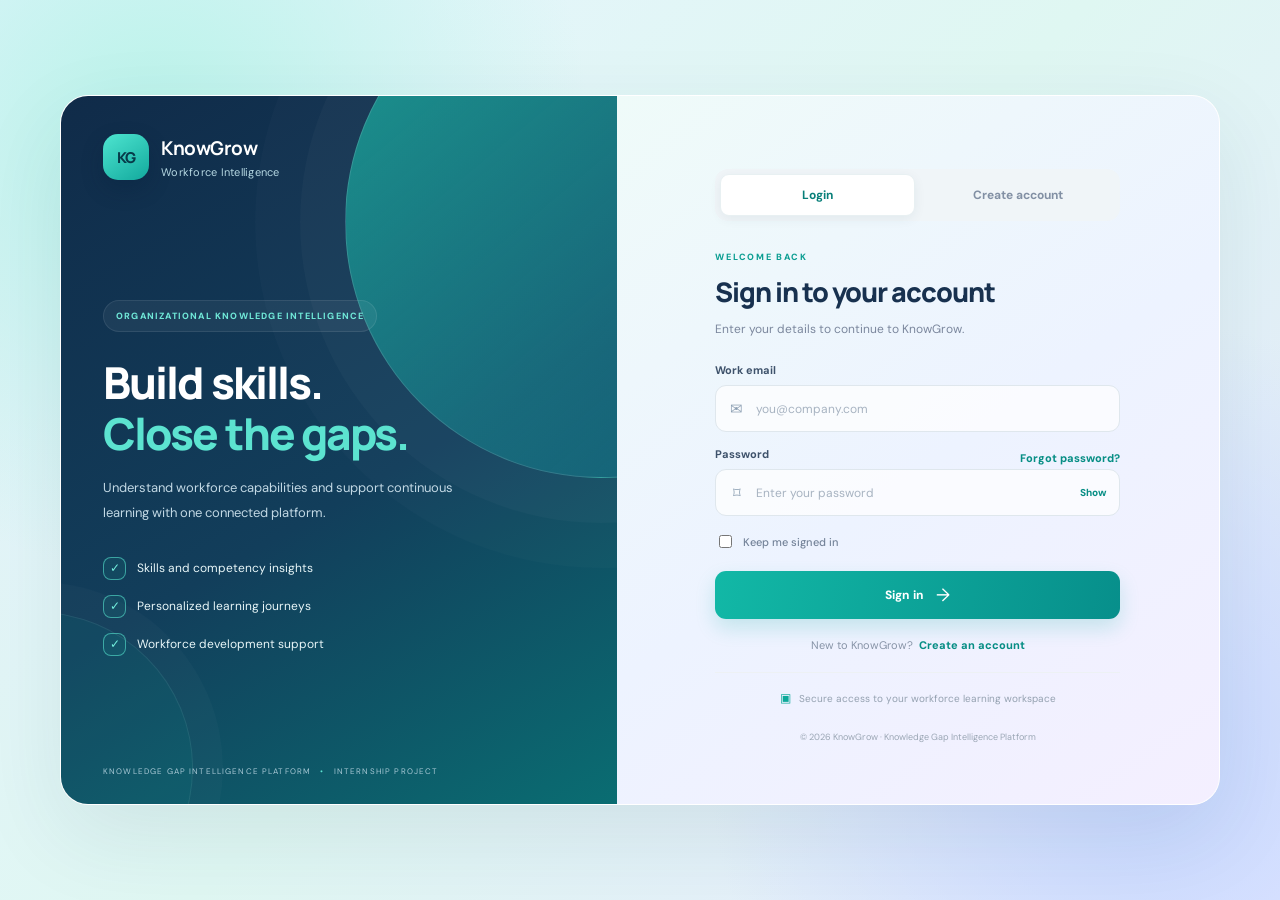
<file: knowgrow/target/classes/static/index.html>
<!DOCTYPE html>
<html lang="en">
<head>
    <meta charset="UTF-8">
    <meta name="viewport" content="width=device-width, initial-scale=1.0">
    <meta name="theme-color" content="#102b49">
    <meta name="description" content="KnowGrow workforce intelligence and knowledge gap platform">
    <title>KnowGrow | Workforce Intelligence</title>
    <link rel="stylesheet" href="style.css">
</head>
<body>
<main class="auth-shell">
    <section class="brand-panel">
        <a class="brand" href="/" aria-label="KnowGrow home">
            <div class="brand-icon">KG</div>
            <div>
                <strong>KnowGrow</strong>
                <span>Workforce Intelligence</span>
            </div>
        </a>

        <div class="brand-copy">
            <span class="eyebrow">ORGANIZATIONAL KNOWLEDGE INTELLIGENCE</span>
            <h1>Build skills.<br><em>Close the gaps.</em></h1>
            <p>
                Understand workforce capabilities and support continuous learning
                with one connected platform.
            </p>

            <div class="feature-list">
                <div><span class="check">✓</span> Skills and competency insights</div>
                <div><span class="check">✓</span> Personalized learning journeys</div>
                <div><span class="check">✓</span> Workforce development support</div>
            </div>
        </div>

        <div class="brand-footer">
            KNOWLEDGE GAP INTELLIGENCE PLATFORM
            <span>•</span> INTERNSHIP PROJECT
        </div>
    </section>

    <section class="form-panel">
        <div class="mobile-brand">
            <div class="brand-icon">KG</div>
            <strong>KnowGrow</strong>
        </div>

        <div class="auth-card">
            <div class="tabs" role="tablist" aria-label="Authentication options">
                <button class="tab active" id="login-tab" type="button"
                        role="tab" aria-selected="true" aria-controls="login-form">
                    Login
                </button>
                <button class="tab" id="register-tab" type="button"
                        role="tab" aria-selected="false" aria-controls="register-form">
                    Create account
                </button>
            </div>

            <div class="form-heading">
                <span class="eyebrow" id="form-eyebrow">WELCOME BACK</span>
                <h2 id="form-title">Sign in to your account</h2>
                <p id="form-subtitle">Enter your details to continue to KnowGrow.</p>
            </div>

            <form id="login-form" class="auth-form">
                <label for="login-email">Work email</label>
                <div class="input-wrap">
                    <span class="input-icon" aria-hidden="true">✉</span>
                    <input id="login-email" name="email" type="email"
                           placeholder="you@company.com" autocomplete="email" required>
                </div>

                <div class="label-row">
                    <label for="login-password">Password</label>
                    <button type="button" class="link-button" id="forgot-password">
                        Forgot password?
                    </button>
                </div>

                <div class="input-wrap">
                    <span class="input-icon" aria-hidden="true">⌑</span>
                    <input id="login-password" name="password" type="password"
                           placeholder="Enter your password"
                           autocomplete="current-password" required>
                    <button class="password-toggle" type="button"
                            data-toggle="login-password" aria-label="Show password">
                        Show
                    </button>
                </div>

                <label class="remember">
                    <input type="checkbox" name="remember">
                    <span>Keep me signed in</span>
                </label>

                <button type="submit" class="submit-button">
                    Sign in <span>→</span>
                </button>

                <p class="form-switch">
                    New to KnowGrow?
                    <button type="button" class="link-button" data-switch="register">
                        Create an account
                    </button>
                </p>
            </form>

            <form id="register-form" class="auth-form hidden">
                <label for="register-name">Full name</label>
                <div class="input-wrap">
                    <span class="input-icon" aria-hidden="true">♙</span>
                    <input id="register-name" name="name" type="text"
                           placeholder="Your full name" autocomplete="name"
                           minlength="2" required>
                </div>

                <label for="register-email">Work email</label>
                <div class="input-wrap">
                    <span class="input-icon" aria-hidden="true">✉</span>
                    <input id="register-email" name="email" type="email"
                           placeholder="you@company.com" autocomplete="email" required>
                </div>

                <label for="register-role">Role</label>
                <div class="input-wrap select-wrap">
                    <span class="input-icon" aria-hidden="true">▤</span>
                    <select id="register-role" name="role" required>
                        <option value="" disabled selected>Select your role</option>
                        <option>Employee</option>
                        <option>Team Lead / Manager</option>
                        <option>HR Specialist</option>
                        <option>Department Head</option>
                        <option>Learning &amp; Development Admin</option>
                        <option>System Administrator</option>
                    </select>
                </div>

                <label for="register-password">Password</label>
                <div class="input-wrap">
                    <span class="input-icon" aria-hidden="true">⌑</span>
                    <input id="register-password" name="password" type="password"
                           placeholder="Create a password (8+ characters)"
                           minlength="8" autocomplete="new-password" required>
                    <button class="password-toggle" type="button"
                            data-toggle="register-password" aria-label="Show password">
                        Show
                    </button>
                </div>

                <label for="confirm-password">Confirm password</label>
                <div class="input-wrap">
                    <span class="input-icon" aria-hidden="true">⌑</span>
                    <input id="confirm-password" name="confirmPassword" type="password"
                           placeholder="Re-enter your password"
                           minlength="8" autocomplete="new-password" required>
                </div>

                <button type="submit" class="submit-button">
                    Create account <span>→</span>
                </button>

                <p class="form-switch">
                    Already have an account?
                    <button type="button" class="link-button" data-switch="login">
                        Sign in
                    </button>
                </p>
            </form>

            <div class="secure-note">
                <span aria-hidden="true">▣</span>
                Secure access to your workforce learning workspace
            </div>
        </div>

        <p class="copyright">
            © 2026 KnowGrow · Knowledge Gap Intelligence Platform
        </p>
    </section>
</main>

<div id="toast" role="status" aria-live="polite"></div>

<script src="app.js"></script>
</body>
</html>
</file>
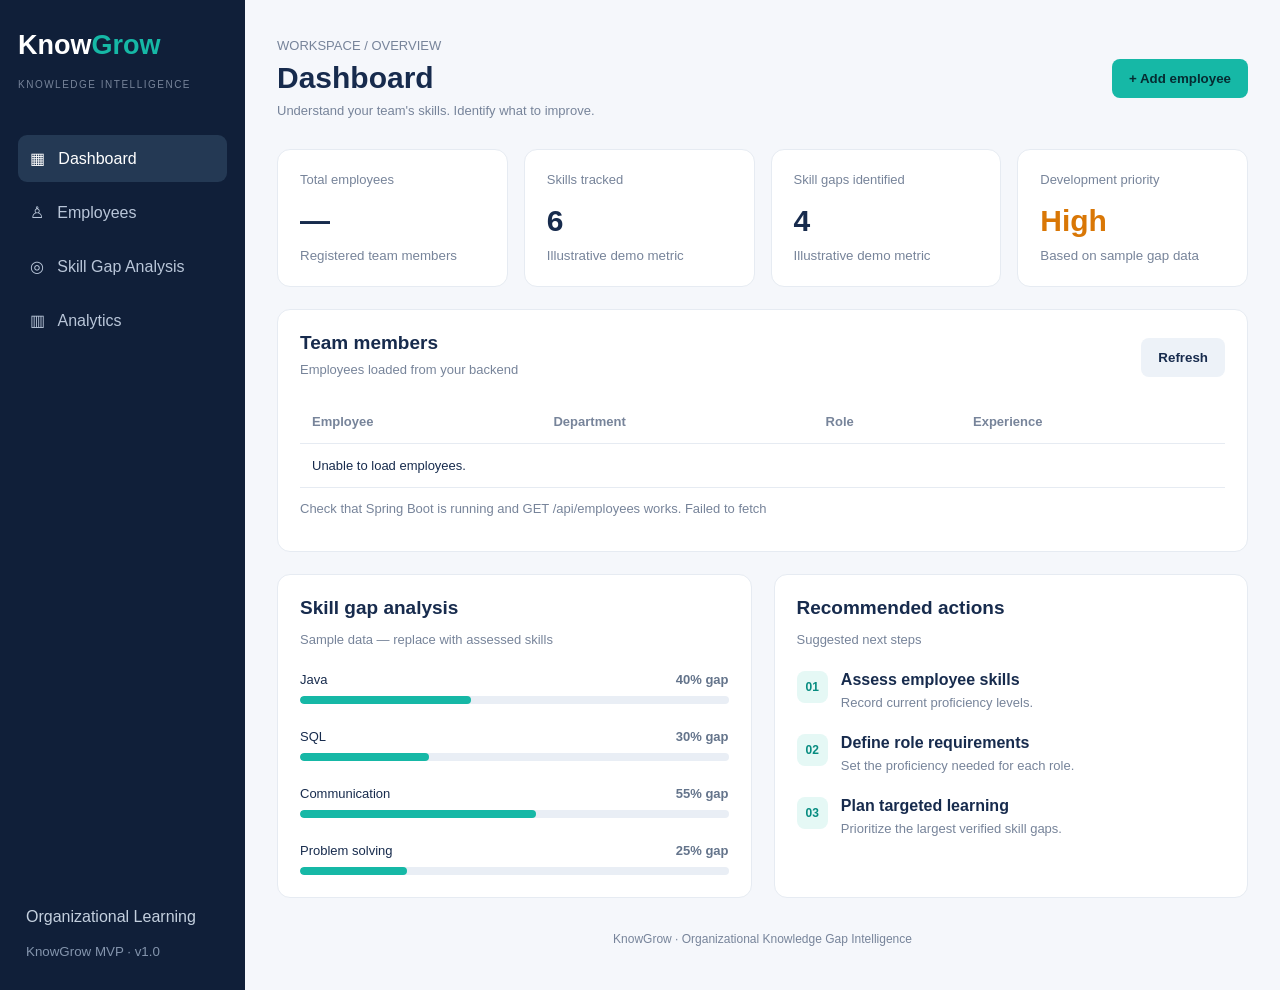
<file: knowgrow/target/classes/static/dashboard.html>
<!DOCTYPE html>
<html lang="en">
<head>
  <meta charset="UTF-8">
  <meta name="viewport" content="width=device-width, initial-scale=1.0">
  <title>KnowGrow | Dashboard</title>
  <link rel="stylesheet" href="dashboard.css">
  <script src="dashboard.js" defer></script>
</head>
<body>
<div class="layout">
  <aside class="sidebar">
    <h2 class="brand">Know<span>Grow</span></h2>
    <p class="muted">KNOWLEDGE INTELLIGENCE</p>
    <nav>
      <a class="active" href="dashboard.html">▦ &nbsp; Dashboard</a>
      <a href="#employees">♙ &nbsp; Employees</a>
      <a href="#gaps">◎ &nbsp; Skill Gap Analysis</a>
      <a href="#analytics">▥ &nbsp; Analytics</a>
    </nav>
    <div class="side-bottom">
      <p>Organizational Learning</p>
      <small>KnowGrow MVP · v1.0</small>
    </div>
  </aside>

  <main class="main">
    <header class="topbar">
      <div>
        <p class="muted">WORKSPACE / OVERVIEW</p>
        <h1>Dashboard</h1>
        <p class="muted">Understand your team's skills. Identify what to improve.</p>
      </div>
      <button class="primary" onclick="showEmployeeForm()">+ Add employee</button>
    </header>

    <section class="metrics">
      <article class="metric">
        <p>Total employees</p>
        <h2 id="totalEmployees">—</h2>
        <small>Registered team members</small>
      </article>
      <article class="metric">
        <p>Skills tracked</p>
        <h2 id="totalSkills">6</h2>
        <small>Illustrative demo metric</small>
      </article>
      <article class="metric">
        <p>Skill gaps identified</p>
        <h2 id="totalGaps">4</h2>
        <small>Illustrative demo metric</small>
      </article>
      <article class="metric">
        <p>Development priority</p>
        <h2 class="priority">High</h2>
        <small>Based on sample gap data</small>
      </article>
    </section>

    <section id="employeeForm" class="panel hidden">
      <h2>Add employee</h2>
      <form id="addEmployeeForm" class="employee-form">
        <input id="employeeName" placeholder="Full name" required>
        <input id="employeeEmail" type="email" placeholder="Email address" required>
        <input id="employeeDepartment" placeholder="Department">
        <input id="employeeRole" placeholder="Job role">
        <input id="employeeExperience" type="number" min="0"
               placeholder="Experience (years)">
        <button class="primary" type="submit">Save employee</button>
      </form>
      <p id="formMessage" class="message"></p>
    </section>

    <section id="employees" class="panel">
      <div class="panel-heading">
        <div>
          <h2>Team members</h2>
          <p class="muted">Employees loaded from your backend</p>
        </div>
        <button class="secondary" id="refreshEmployees">Refresh</button>
      </div>
      <div class="table-wrap">
        <table>
          <thead>
          <tr>
            <th>Employee</th><th>Department</th>
            <th>Role</th><th>Experience</th>
          </tr>
          </thead>
          <tbody id="employeeRows">
          <tr><td colspan="4">Loading employees...</td></tr>
          </tbody>
        </table>
      </div>
      <p id="employeeMessage" class="message"></p>
    </section>

    <section class="lower-grid">
      <article class="panel" id="gaps">
        <h2>Skill gap analysis</h2>
        <p class="muted">Sample data — replace with assessed skills</p>
        <div class="gap-item">
          <div class="gap-label"><span>Java</span><b>40% gap</b></div>
          <div class="track"><div style="width:40%"></div></div>
        </div>
        <div class="gap-item">
          <div class="gap-label"><span>SQL</span><b>30% gap</b></div>
          <div class="track"><div style="width:30%"></div></div>
        </div>
        <div class="gap-item">
          <div class="gap-label"><span>Communication</span><b>55% gap</b></div>
          <div class="track"><div style="width:55%"></div></div>
        </div>
        <div class="gap-item">
          <div class="gap-label"><span>Problem solving</span><b>25% gap</b></div>
          <div class="track"><div style="width:25%"></div></div>
        </div>
      </article>

      <article class="panel" id="analytics">
        <h2>Recommended actions</h2>
        <p class="muted">Suggested next steps</p>
        <div class="recommendation">
          <span class="recommendation-icon">01</span>
          <div><b>Assess employee skills</b><p>Record current proficiency levels.</p></div>
        </div>
        <div class="recommendation">
          <span class="recommendation-icon">02</span>
          <div><b>Define role requirements</b><p>Set the proficiency needed for each role.</p></div>
        </div>
        <div class="recommendation">
          <span class="recommendation-icon">03</span>
          <div><b>Plan targeted learning</b><p>Prioritize the largest verified skill gaps.</p></div>
        </div>
      </article>
    </section>

    <footer>KnowGrow · Organizational Knowledge Gap Intelligence</footer>
  </main>
</div>
</body>
</html>
</file>
<file: knowgrow/target/classes/static/style.css>
@import url('https://fonts.googleapis.com/css2?family=DM+Sans:wght@400;500;600;700&family=Manrope:wght@400;500;600;700;800&display=swap');

:root {
    --ink: #172b4d;
    --muted: #7b879d;
    --teal: #13b8a6;
    --teal-dark: #079b8d;
    --line: #e4eaf1;
    --navy: #102b49;
}

* {
    box-sizing: border-box;
}

body {
    margin: 0;
    min-height: 100vh;
    padding: 28px;
    display: grid;
    place-items: center;
    color: var(--ink);
    background:
            radial-gradient(circle at 12% 15%, #b9f3e9 0, transparent 32%),
            radial-gradient(circle at 90% 85%, #c7d8ff 0, transparent 32%),
            linear-gradient(135deg, #e7f4ff, #dff7f2 50%, #e8e9ff);
    font-family: 'DM Sans', 'Segoe UI', Arial, sans-serif;
    font-size: 14px;
}

button, input, select {
    font: inherit;
}

button {
    cursor: pointer;
}

button:disabled {
    opacity: 0.65;
    cursor: wait;
}

.auth-shell {
    width: min(1160px, 100%);
    min-height: 710px;
    display: grid;
    grid-template-columns: 48% 52%;
    overflow: hidden;
    border: 1px solid #fff;
    border-radius: 28px;
    background: #fff;
    box-shadow: 0 30px 90px #183b5a17;
}

.brand-panel {
    position: relative;
    isolation: isolate;
    overflow: hidden;
    display: flex;
    flex-direction: column;
    padding: 38px 42px 28px;
    color: #fff;
    background: linear-gradient(150deg, #102b49, #123e5b 55%, #0a6d72);
}

.brand-panel::before {
    content: "";
    position: absolute;
    z-index: -1;
    width: 510px;
    height: 510px;
    top: -130px;
    right: -240px;
    border: 1px solid #ffffff20;
    border-radius: 50%;
    background: linear-gradient(140deg, #22d3b7a8, #40a8ff18);
    box-shadow: 0 0 0 45px #ffffff06, 0 0 0 90px #ffffff04;
}

.brand-panel::after {
    content: "";
    position: absolute;
    z-index: -1;
    width: 310px;
    height: 310px;
    left: -180px;
    bottom: -120px;
    border: 1px solid #ffffff12;
    border-radius: 50%;
    background: #20b8a619;
    box-shadow: 0 0 0 30px #ffffff05;
}

.brand {
    position: relative;
    z-index: 1;
    display: flex;
    align-items: center;
    gap: 12px;
    color: inherit;
    text-decoration: none;
}

.brand-icon {
    width: 46px;
    height: 46px;
    flex-shrink: 0;
    display: grid;
    place-items: center;
    border-radius: 15px;
    background: linear-gradient(145deg, #4ee5d0, #12a99d);
    color: #073b49;
    font-family: Manrope, sans-serif;
    font-size: 15px;
    font-weight: 900;
    letter-spacing: -1px;
    box-shadow: 0 9px 22px #061e353d;
}

.brand strong,
.mobile-brand strong {
    font-family: Manrope, sans-serif;
    font-size: 19px;
    letter-spacing: -0.5px;
}

.brand strong,
.brand span {
    display: block;
}

.brand span {
    margin-top: 4px;
    color: #b5d7e2;
    font-size: 11px;
    letter-spacing: 0.25px;
}

.brand-copy {
    position: relative;
    z-index: 1;
    margin: auto 0;
    padding: 45px 0 35px;
}

.eyebrow {
    color: #0c9e92;
    font-size: 9px;
    font-weight: 800;
    letter-spacing: 1.7px;
}

.brand-copy .eyebrow {
    display: inline-flex;
    padding: 9px 12px;
    border: 1px solid #ffffff16;
    border-radius: 30px;
    color: #70e8d8;
    background: #ffffff0d;
    letter-spacing: 1.2px;
}

.brand-copy h1 {
    margin: 25px 0 17px;
    font-family: Manrope, sans-serif;
    font-size: 44px;
    font-weight: 800;
    line-height: 1.16;
    letter-spacing: -1.9px;
}

.brand-copy h1 em {
    color: #5ce3d0;
    font-style: normal;
}

.brand-copy p {
    max-width: 350px;
    margin: 0;
    color: #c2d8e4;
    font-size: 13px;
    line-height: 1.9;
}

.feature-list {
    display: grid;
    gap: 15px;
    margin-top: 31px;
    color: #e8f6f8;
    font-size: 12px;
}

.feature-list div {
    display: flex;
    align-items: center;
    gap: 11px;
}

.check {
    width: 23px;
    height: 23px;
    display: grid;
    place-items: center;
    border: 1px solid #52d7c5a6;
    border-radius: 8px;
    color: #74f0de;
    background: #20b8a619;
}

.brand-footer {
    position: relative;
    z-index: 1;
    color: #a9c9d6;
    font-size: 8px;
    letter-spacing: 1.15px;
}

.brand-footer span {
    padding: 0 6px;
    color: #5ce3d0;
}

.form-panel {
    display: flex;
    flex-direction: column;
    align-items: center;
    justify-content: center;
    padding: 36px 54px 24px;
    background: linear-gradient(145deg, #effbf9, #edf3ff 52%, #f4efff);
}

.auth-card {
    width: min(405px, 100%);
}

.tabs {
    display: grid;
    grid-template-columns: 1fr 1fr;
    gap: 5px;
    margin-bottom: 30px;
    padding: 5px;
    border-radius: 13px;
    background: #f0f5f8;
}

.tab {
    padding: 12px 7px;
    border: 0;
    border-radius: 9px;
    color: #8290a4;
    background: transparent;
    font-size: 12px;
    font-weight: 700;
    transition: 0.2s;
}

.tab.active {
    border: 1px solid #e8f0f2;
    color: #087f79;
    background: #fff;
    box-shadow: 0 3px 12px #163c5710;
}

.form-heading {
    margin-bottom: 24px;
}

.form-heading .eyebrow {
    display: block;
    margin-bottom: 10px;
}

.form-heading h2 {
    margin: 0 0 9px;
    color: #18314f;
    font-family: Manrope, sans-serif;
    font-size: 27px;
    font-weight: 800;
    letter-spacing: -1px;
}

.form-heading p {
    margin: 0;
    color: var(--muted);
    font-size: 12px;
    line-height: 1.7;
}

.auth-form > label,
.label-row > label {
    display: block;
    margin: 15px 0 8px;
    color: #3e526b;
    font-size: 11px;
    font-weight: 700;
}

.label-row {
    display: flex;
    align-items: center;
    justify-content: space-between;
    margin-top: 15px;
}

.label-row > label {
    margin: 0 0 8px;
}

.link-button {
    padding: 0;
    border: 0;
    color: #078e85;
    background: transparent;
    font-size: 11px;
    font-weight: 800;
}

.link-button:hover {
    text-decoration: underline;
}

.input-wrap {
    height: 47px;
    display: flex;
    align-items: center;
    gap: 10px;
    padding: 0 13px;
    border: 1px solid #dfe7ed;
    border-radius: 11px;
    background: #ffffffb8;
    transition: border-color 0.18s, box-shadow 0.18s;
}

.input-wrap:focus-within {
    border-color: #18b9a8;
    background: #fff;
    box-shadow: 0 0 0 4px #18b9a814;
}

.input-icon {
    min-width: 15px;
    color: #8ea1b4;
    font-size: 15px;
    text-align: center;
}

.input-wrap input,
.input-wrap select {
    width: 100%;
    min-width: 0;
    height: 100%;
    flex: 1;
    border: 0;
    outline: 0;
    color: var(--ink);
    background: transparent;
    font-family: inherit;
    font-size: 12px;
}

.input-wrap input::placeholder {
    color: #a7b3c1;
}

.input-wrap select {
    color: #8290a4;
}

.password-toggle {
    padding: 5px 0;
    border: 0;
    color: #078e85;
    background: transparent;
    font-size: 10px;
    font-weight: 800;
}

.remember {
    display: flex !important;
    align-items: center;
    gap: 8px !important;
    margin: 16px 0 20px !important;
    color: #748399 !important;
    font-size: 11px !important;
    font-weight: 500 !important;
}

.remember input {
    accent-color: var(--teal-dark);
}

.submit-button {
    width: 100%;
    height: 48px;
    display: flex;
    align-items: center;
    justify-content: center;
    gap: 12px;
    border: 0;
    border-radius: 11px;
    color: #fff;
    background: linear-gradient(100deg, #12b8a6, #078f8b);
    font-size: 12px;
    font-weight: 800;
    box-shadow: 0 9px 20px #0da99a30;
    transition: transform 0.2s, box-shadow 0.2s;
}

.submit-button:hover:not(:disabled) {
    transform: translateY(-2px);
    box-shadow: 0 13px 24px #0da99a40;
}

.submit-button span {
    font-size: 18px;
    font-weight: 400;
}

.form-switch {
    margin: 19px 0 20px;
    color: #8794a7;
    font-size: 11px;
    text-align: center;
}

.form-switch .link-button {
    margin-left: 3px;
}

.secure-note {
    display: flex;
    align-items: center;
    justify-content: center;
    gap: 8px;
    padding-top: 17px;
    border-top: 1px solid #edf1f4;
    color: #94a1b0;
    font-size: 10px;
    text-align: center;
}

.secure-note span {
    color: #0da99a;
    font-size: 12px;
}

.copyright {
    margin: 25px 0 0;
    color: #9aa6b4;
    font-size: 9px;
    text-align: center;
}

.hidden {
    display: none !important;
}

.mobile-brand {
    display: none;
}

#toast {
    position: fixed;
    z-index: 5;
    bottom: 22px;
    left: 50%;
    max-width: calc(100% - 30px);
    padding: 13px 18px;
    transform: translate(-50%, 12px);
    border: 1px solid #ffffff20;
    border-radius: 12px;
    color: #fff;
    background: #102b49;
    font-size: 12px;
    text-align: center;
    opacity: 0;
    pointer-events: none;
    box-shadow: 0 12px 32px #102b4930;
    transition: 0.2s;
}

#toast.show {
    transform: translate(-50%, 0);
    opacity: 1;
}

@media (max-width: 850px) {
    body {
        padding: 16px;
    }

    .auth-shell {
        min-height: 680px;
        grid-template-columns: 42% 58%;
    }

    .brand-panel {
        padding: 30px 27px;
    }

    .brand-copy h1 {
        font-size: 35px;
    }

    .form-panel {
        padding: 30px 28px;
    }

    .feature-list {
        font-size: 11px;
    }
}

@media (max-width: 620px) {
    body {
        display: block;
        padding: 0;
        background: linear-gradient(135deg, #dff7f2, #e7edff 55%, #f0e8ff);
    }

    .auth-shell {
        width: 100%;
        min-height: 100vh;
        display: block;
        border: 0;
        border-radius: 0;
        box-shadow: none;
    }

    .brand-panel {
        display: none;
    }

    .form-panel {
        min-height: 100vh;
        justify-content: center;
        padding: 28px 23px 18px;
        background: linear-gradient(145deg, #e8faf6, #edf1ff 58%, #f2eaff);
    }

    .mobile-brand {
        width: min(405px, 100%);
        display: flex;
        align-items: center;
        gap: 10px;
        margin: 0 auto 30px;
    }

    .mobile-brand .brand-icon {
        flex-shrink: 0;
    }

    .tabs {
        margin-bottom: 27px;
    }

    .form-heading h2 {
        font-size: 24px;
    }

    .copyright {
        margin-top: 27px;
    }
}
</file>
<file: knowgrow/target/classes/static/dashboard.css>
* { box-sizing: border-box; }
:root {
    --navy: #172b4d;
    --teal: #16b8a6;
    --muted: #77849a;
    --border: #e6ebf2;
    --bg: #f5f7fb;
}
body {
    margin: 0;
    font-family: "Segoe UI", Arial, sans-serif;
    color: var(--navy);
    background: var(--bg);
}
.layout { display: flex; min-height: 100vh; }
.sidebar {
    width: 245px; background: #101f39; color: white;
    padding: 30px 18px; display: flex; flex-direction: column;
}
.brand { font-size: 27px; margin: 0 0 8px; }
.brand span { color: var(--teal); }
.muted { color: var(--muted); font-size: 13px; }
.sidebar .muted { font-size: 10px; letter-spacing: 1.5px; }
nav { margin-top: 35px; }
nav a {
    display: block; color: #b9c6d9; text-decoration: none;
    padding: 14px 12px; border-radius: 9px; margin-bottom: 7px;
}
nav a:hover, nav a.active { background: #243954; color: white; }
.side-bottom { margin-top: auto; padding: 20px 8px 0; color: #c4d0df; }
.side-bottom small { color: #8495ad; }
.main { flex: 1; min-width: 0; padding: 32px; }
.topbar { display: flex; justify-content: space-between; align-items: center; gap: 16px; margin-bottom: 25px; }
.topbar h1 { font-size: 30px; margin: 8px 0; }
.topbar p { margin: 6px 0; }
.primary, .secondary {
    border: 0; padding: 12px 17px; border-radius: 8px;
    cursor: pointer; font-weight: 600;
}
.primary { background: var(--teal); color: #062c32; }
.primary:hover { background: #12a995; }
.secondary { background: #edf2f8; color: var(--navy); }
.metrics { display: grid; grid-template-columns: repeat(4, minmax(0,1fr)); gap: 16px; margin-bottom: 22px; }
.metric, .panel {
    background: white; border: 1px solid var(--border);
    border-radius: 13px; padding: 22px;
}
.metric p { color: var(--muted); margin: 0; font-size: 13px; }
.metric h2 { font-size: 30px; margin: 17px 0 8px; }
.metric small { color: var(--muted); }
.priority { color: #d97706; }
.panel { margin-bottom: 22px; }
.panel h2 { margin: 0 0 8px; font-size: 19px; }
.panel-heading { display: flex; justify-content: space-between; align-items: center; gap: 12px; margin-bottom: 18px; }
.panel-heading p { margin: 5px 0; }
.table-wrap { overflow-x: auto; }
table { border-collapse: collapse; width: 100%; text-align: left; }
th, td { padding: 14px 12px; border-bottom: 1px solid var(--border); font-size: 13px; }
th { color: var(--muted); font-weight: 600; }
td { overflow-wrap: anywhere; }
.lower-grid { display: grid; grid-template-columns: 1fr 1fr; gap: 22px; }
.gap-item { margin-top: 25px; }
.gap-label { display: flex; justify-content: space-between; font-size: 13px; margin-bottom: 9px; }
.gap-label b { color: #64748b; }
.track { height: 8px; border-radius: 8px; background: #e9eef5; overflow: hidden; }
.track div { height: 100%; border-radius: 8px; background: var(--teal); }
.recommendation { display: flex; gap: 13px; margin-top: 24px; align-items: flex-start; }
.recommendation-icon {
    background: #e5f8f5; color: #078c80; padding: 9px;
    border-radius: 8px; font-size: 12px; font-weight: bold;
}
.recommendation p { color: var(--muted); font-size: 13px; margin: 6px 0 0; }
.employee-form { display: flex; flex-wrap: wrap; gap: 10px; margin-top: 16px; }
.employee-form input { flex: 1 1 180px; min-width: 0; padding: 12px; border: 1px solid var(--border); border-radius: 8px; }
.hidden { display: none; }
.message { color: var(--muted); font-size: 13px; }
footer { text-align: center; padding: 12px; color: var(--muted); font-size: 12px; }
@media (max-width: 1050px) {
    .metrics { grid-template-columns: repeat(2, minmax(0,1fr)); }
    .lower-grid { grid-template-columns: 1fr; }
}
@media (max-width: 650px) {
    .layout { display: block; }
    .sidebar { width: 100%; padding: 18px; }
    nav { display: flex; flex-wrap: wrap; gap: 5px; margin-top: 18px; }
    nav a { padding: 10px; margin: 0; }
    .side-bottom { display: none; }
    .main { padding: 18px; }
    .topbar { align-items: flex-start; flex-direction: column; }
    .metrics { gap: 10px; }
    .metric { padding: 15px; }
    .metric h2 { font-size: 25px; }
}
</file>
